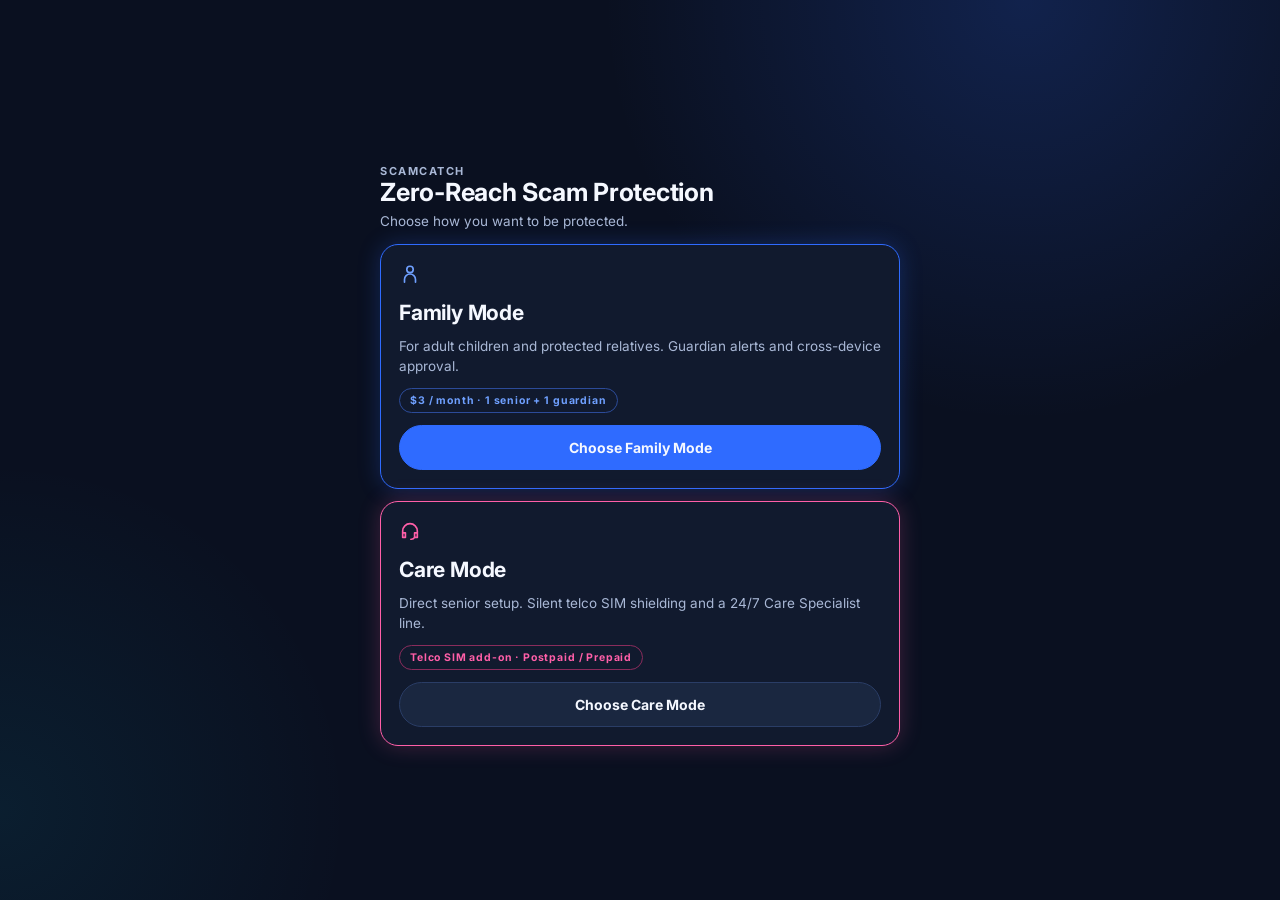
<file: index.html>
<!DOCTYPE html>
<html lang="en">
<head>
<meta charset="UTF-8">
<meta name="viewport" content="width=device-width, initial-scale=1, viewport-fit=cover">
<title>ScamCatch Shield</title>
<link rel="preconnect" href="https://fonts.googleapis.com">
<link rel="preconnect" href="https://fonts.gstatic.com" crossorigin>
<link href="https://fonts.googleapis.com/css2?family=Inter:wght@400;500;700&display=swap" rel="stylesheet">
<link rel="stylesheet" href="styles.css">
</head>
<body>
<main class="stage">
  <section class="brand">
    <svg class="brand-logo" viewBox="0 0 216 216" role="img" aria-label="ScamCatch Shield logo" xmlns="http://www.w3.org/2000/svg">
      <defs><linearGradient id="lb" x1="0.15" y1="0" x2="0.05" y2="1"><stop offset="0" stop-color="#5CC4FA"/><stop offset="1" stop-color="#3F7BF0"/></linearGradient></defs>
      <rect width="216" height="216" rx="56" fill="url(#lb)"/>
      <rect x="5.6" y="5.6" width="204.8" height="204.8" rx="50.4" fill="#0B101F"/>
      <g transform="translate(36 36) scale(1.44)">
        <path d="M50 12 C68 12 84 20 84 32 C84 62 64 82 50 88 C36 82 16 62 16 32 C16 20 32 12 50 12 Z" fill="#64D6F6"/>
        <path d="M38 38 L43 46 Q50 48 57 46 L62 38 Q65 47 62 55 Q50 63 38 55 Q35 47 38 38 Z" fill="#0B101F"/>
        <circle cx="44.5" cy="50" r="2.4" fill="#8CECFF"/><circle cx="55.5" cy="50" r="2.4" fill="#8CECFF"/>
      </g>
    </svg>
    <h1 class="brand-title">ScamCatch Shield</h1>
    <p class="brand-tagline">AI-Powered SMS &amp; Call Scam Protection for Seniors &amp; Family Caregivers</p>
  </section>
  <div class="viewport">
    <div class="phone-frame"></div>
    <div class="screen-container" id="app"><p style="padding:24px;color:#A9B8D6">Loading ScamCatch… If this stays blank, app.js did not load. Check that it is in the same folder as index.html.</p></div>
  </div>
</main>
<script src="app.js"></script>
</body>
</html>
</file>
<file: styles.css>
:root{--bg:#0A1020;--sunk:#050B18;--tile:#0B101F;--card:#111A2E;--raise:#1A2740;--line:#2A3D66;--text:#F5F8FF;--muted:#A9B8D6;--blue:#2F6BFF;--cyan:#12D9FA;--green:#2DD4A0;--red:#F0525E;--amber:#F5B133;--pink:#FF5FA8}
*{box-sizing:border-box;margin:0;padding:0}
html,body{height:100%}body{background-color:var(--sunk);color:var(--text);overflow:hidden;font-family:Inter,-apple-system,"Segoe UI",Roboto,sans-serif}
button,input,select{font:inherit;color:inherit}
.stage{position:fixed;inset:0}
.brand,.phone-frame{display:none}
.viewport{position:absolute;inset:0}
.screen-container{position:absolute;inset:0;overflow:hidden;display:flex;flex-direction:column;background:radial-gradient(600px 600px at 80% 0%,rgba(47,107,255,.2),transparent 70%),radial-gradient(500px 500px at 0% 90%,rgba(18,217,250,.07),transparent 70%),var(--bg)}
.content{flex:1;overflow-y:auto;padding:26px max(18px,calc((100% - 520px)/2)) 16px;display:flex;flex-direction:column;gap:12px;scrollbar-width:none}
.content::-webkit-scrollbar{display:none}
.eyebrow{font-size:11px;font-weight:700;letter-spacing:.14em;color:var(--muted);text-transform:uppercase}
h2{font-size:25px;line-height:1.15;letter-spacing:-.01em}
.sub{color:var(--muted);font-size:13.5px;line-height:1.45}
.row{display:flex;align-items:center;justify-content:space-between;gap:10px}
.grow{flex:1}
.card{background:var(--card);border:1px solid var(--line);border-radius:18px;padding:14px}
.card.glow{border-color:var(--blue);box-shadow:0 0 22px rgba(47,107,255,.25)}
.card.glow.pink{border-color:var(--pink);box-shadow:0 0 22px rgba(255,95,168,.22)}
.card.center{text-align:center}
.btn{border:1px solid var(--line);background:var(--raise);border-radius:999px;padding:13px 16px;font-weight:700;font-size:14px;cursor:pointer;width:100%;text-align:center;text-decoration:none;display:block}
.btn.primary{background:var(--blue);border-color:var(--blue)}
.btn.danger{background:var(--red);border-color:var(--red);color:#1a0508}
.btn.allow{background:#0f3a35;border-color:#2c7a6b;color:var(--green);border-radius:14px}
.btn.block{background:#3a1822;border-color:#7a2c3a;color:var(--red);border-radius:14px}
.btn.sm{width:auto;padding:7px 12px;font-size:12px}
.btn:disabled{opacity:.4;cursor:not-allowed}
.btn:focus-visible,input:focus-visible,select:focus-visible,.nav button:focus-visible{outline:2px solid var(--cyan);outline-offset:2px}
.btns{display:flex;gap:10px}.btns .btn{flex:1}
.pill{display:inline-block;font-size:10.5px;font-weight:700;letter-spacing:.08em;padding:5px 10px;border-radius:999px;border:1px solid;text-transform:uppercase;white-space:nowrap}
.pill.ok{color:var(--green);border-color:#1f6f5a;background:#0c2a2a}.pill.bad{color:var(--red);border-color:#7a2c3a;background:#2a131b}.pill.warn{color:var(--amber);border-color:#7a5a1c;background:#2a2112}.pill.blue{color:#6fa0ff;border-color:#2c4b99}.pill.pink{color:var(--pink);border-color:#8a2c5c}
.stats{display:flex;justify-content:space-around;text-align:center}
.stats b{display:block;font-size:34px;line-height:1.1}.stats span{font-size:12px;color:var(--muted)}
label.f{font-size:12.5px;font-weight:700;display:block;margin-bottom:6px}
.in{width:100%;background:var(--card);border:1px solid var(--line);border-radius:14px;padding:12px 14px;font-size:15px}
.fields{display:flex;flex-direction:column;gap:10px}
.seg{display:flex;gap:10px}.seg button{flex:1;padding:14px;border-radius:14px;border:1px solid var(--line);background:transparent;font-weight:700;cursor:pointer;color:var(--muted)}
.seg button.on{background:#0f2250;border-color:var(--blue);color:var(--text)}
.chk{display:flex;gap:10px;font-size:12.5px;color:var(--muted);line-height:1.4;cursor:pointer}
.chk input{appearance:none;flex:none;width:22px;height:22px;border:1.5px solid var(--line);border-radius:6px;margin-top:1px;cursor:pointer}
.chk input:checked{background:var(--blue);border-color:var(--blue);box-shadow:inset 0 0 0 4px var(--blue),inset 0 0 0 9px #fff0}
.chk input:checked::after{content:"✓";display:block;text-align:center;font-size:14px;line-height:21px;color:#fff;font-weight:700}
.chk b{color:var(--text)}
.bars{display:flex;gap:8px}.bars i{flex:1;height:3px;border-radius:2px;background:var(--line)}.bars i.on{background:var(--blue)}
.tog{display:flex;align-items:center;justify-content:space-between;gap:12px;padding:10px 0}
.tog+.tog{border-top:1px solid #1d2a47}
.tog b{font-size:14px;display:block}.tog small{color:var(--muted);font-size:12.5px}
.sw{flex:none;width:48px;height:28px;border-radius:999px;border:0;background:#2a3856;position:relative;cursor:pointer}
.sw::after{content:"";position:absolute;top:3px;left:3px;width:22px;height:22px;border-radius:50%;background:#fff;transition:transform .15s}
.sw.on{background:var(--blue)}.sw.on::after{transform:translateX(20px)}
.bubble{padding:12px 14px;border-radius:16px;font-size:14px;line-height:1.45;max-width:88%;background:var(--raise)}
.bubble.me{background:var(--blue);align-self:flex-end}
.chat{display:flex;flex-direction:column;gap:10px;flex:1}
.item{display:flex;justify-content:space-between;align-items:center;gap:8px;padding:10px 0}
.item+.item{border-top:1px solid #1d2a47}
.item b{font-size:14px;display:block}.item small{color:var(--muted);font-size:12px}
.item .end{text-align:right;display:flex;flex-direction:column;gap:6px;align-items:flex-end}
.ic{width:22px;height:22px;stroke:currentColor;fill:none;stroke-width:1.8;stroke-linecap:round;stroke-linejoin:round}
.nav{flex:none;display:flex;border-top:1px solid #16213a;background:var(--bg);padding:8px max(2px,calc((100% - 520px)/2)) calc(12px + env(safe-area-inset-bottom,0px))}
.nav button{flex:1;background:none;border:0;color:var(--muted);font-size:10.5px;font-weight:700;display:flex;flex-direction:column;align-items:center;gap:3px;cursor:pointer;padding:4px 0}
.nav button.on{color:#6fa0ff}
.toast{position:absolute;left:max(16px,calc((100% - 520px)/2));right:max(16px,calc((100% - 520px)/2));bottom:90px;background:#1c2b4d;border:1px solid var(--blue);border-radius:14px;padding:11px 14px;font-size:13px;z-index:5;animation:up .25s}
@keyframes up{from{opacity:0;transform:translateY(10px)}}
.shield{width:76px;height:76px;border-radius:50%;background:var(--raise);display:grid;place-items:center;margin:4px auto 12px;color:var(--cyan)}
.shield .ic{width:36px;height:36px}
.foot{font-size:12px;color:var(--muted)}
.link{background:none;border:0;color:#6fa0ff;font-size:12.5px;cursor:pointer;text-decoration:underline}
@media(prefers-reduced-motion:reduce){.brand-logo,.toast{animation:none}}
</file>
